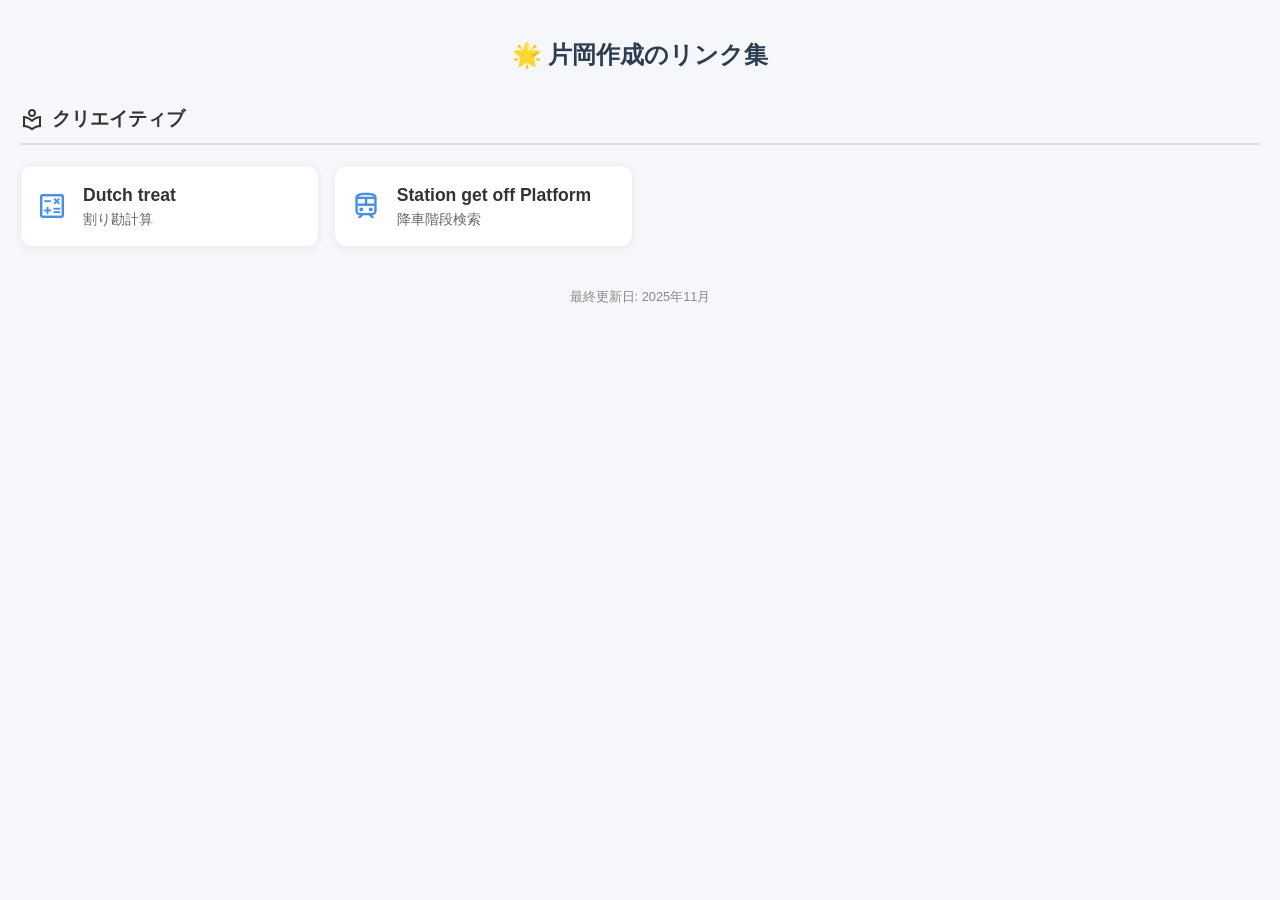
<file: index.html>
<!DOCTYPE html>
<html lang="ja">
<head>
    <meta charset="UTF-8">
    <meta name="viewport" content="width=device-width, initial-scale=1.0">
    <title>片岡作成のリンク集</title>
    <link rel="stylesheet" href="style.css">
    <link rel="stylesheet" href="https://fonts.googleapis.com/css2?family=Material+Symbols+Outlined:opsz,wght,FILL,GRAD@20..48,100..700,0..1,-50..200" />
</head>
<body>
    <header>
        <h1>🌟 片岡作成のリンク集</h1>
    </header>

    <main>
        <section class="link-category">
            <h2>
                <span class="material-symbols-outlined">local_library</span> 
                クリエイティブ
            </h2>
            <div class="link-grid">
                <a href="calc/index.html" class="link-card" target="_blank" rel="noopener noreferrer">
                    <span class="material-symbols-outlined icon">calculate</span>
                    <div class="text-group">
                        <span class="title">Dutch treat</span>
                        <small>割り勘計算</small>
                    </div>
                </a>

                <a href="https://script.google.com/macros/s/AKfycbwTl2lUbJHfFJKNmXWGgOobQyp4mXCeTPrUDzKbES9U7btRTNbSQgEoIo-FObxG3J8DVQ/exec" class="link-card" target="_blank" rel="noopener noreferrer">
                    <span class="material-symbols-outlined icon">train</span>
                    <div class="text-group">
                        <span class="title">Station get off Platform</span>
                        <small>降車階段検索</small>
                    </div>
                </a>
            </div>
        </section>
    </main>

    <footer>
        <p>最終更新日: 2025年11月</p>
    </footer>
</body>
</html>
</file>
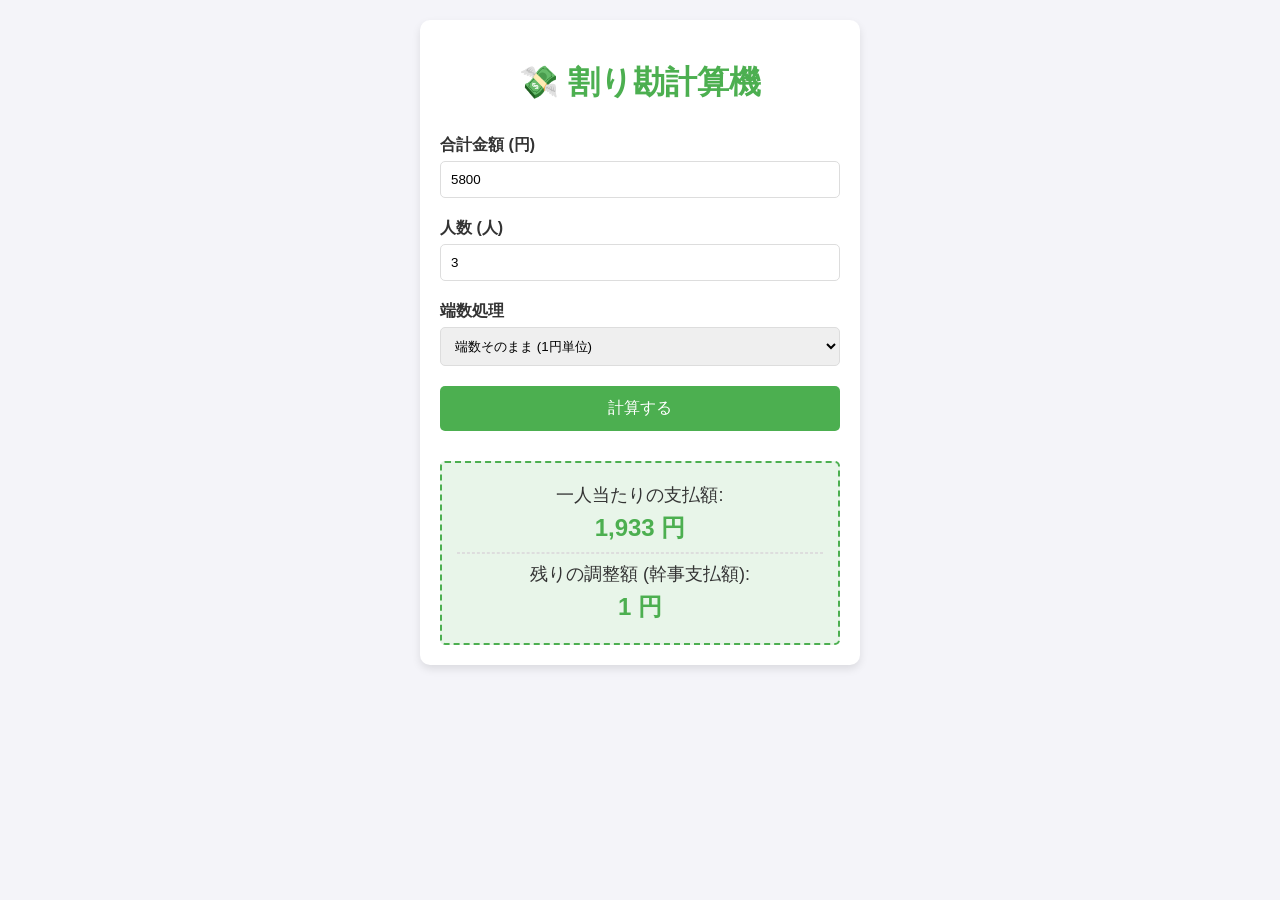
<file: calc/index.html>
<!DOCTYPE html>
<html lang="ja">
<head>
    <meta charset="UTF-8">
    <meta name="viewport" content="width=device-width, initial-scale=1.0">
    <title>💡 割り勘計算機</title>
    <style>
        /* 簡易的なCSS */
        body {
            font-family: 'Segoe UI', Tahoma, Geneva, Verdana, sans-serif;
            margin: 20px;
            background-color: #f4f4f9;
            color: #333;
        }
        .container {
            max-width: 400px;
            margin: 0 auto;
            padding: 20px;
            background-color: #fff;
            box-shadow: 0 4px 8px rgba(0, 0, 0, 0.1);
            border-radius: 10px;
        }
        h1 {
            text-align: center;
            color: #4CAF50;
            margin-bottom: 30px;
        }
        label {
            display: block;
            margin-bottom: 5px;
            font-weight: bold;
        }
        input[type="number"], select {
            width: 100%;
            padding: 10px;
            margin-bottom: 20px;
            border: 1px solid #ddd;
            border-radius: 5px;
            box-sizing: border-box;
        }
        button {
            width: 100%;
            padding: 12px;
            background-color: #4CAF50;
            color: white;
            border: none;
            border-radius: 5px;
            cursor: pointer;
            font-size: 16px;
            transition: background-color 0.3s;
        }
        button:hover {
            background-color: #45a049;
        }
        .result-area {
            margin-top: 30px;
            padding: 15px;
            border: 2px dashed #4CAF50;
            border-radius: 5px;
            background-color: #e8f5e9;
            text-align: center;
        }
        .result-area p {
            font-size: 18px;
            margin: 5px 0;
        }
        .result-area strong {
            font-size: 24px;
            color: #4CAF50;
        }
    </style>
</head>
<body>

    <div class="container">
        <h1>💸 割り勘計算機</h1>

        <label for="totalAmount">合計金額 (円)</label>
        <input type="number" id="totalAmount" placeholder="例: 5800" value="5800">

        <label for="peopleCount">人数 (人)</label>
        <input type="number" id="peopleCount" placeholder="例: 3" value="3">

        <label for="roundingType">端数処理</label>
        <select id="roundingType">
            <option value="none">端数そのまま (1円単位)</option>
            <option value="ceil10">10円単位で切り上げ</option>
            <option value="ceil100">100円単位で切り上げ</option>
            <option value="floor10">10円単位で切り捨て</option>
        </select>
        
        <button onclick="calculate()">計算する</button>

        <div class="result-area" id="resultArea">
            <p>結果がここに表示されます。</p>
        </div>
    </div>

    <script src="calculator.js"></script>
</body>
</html>
</file>
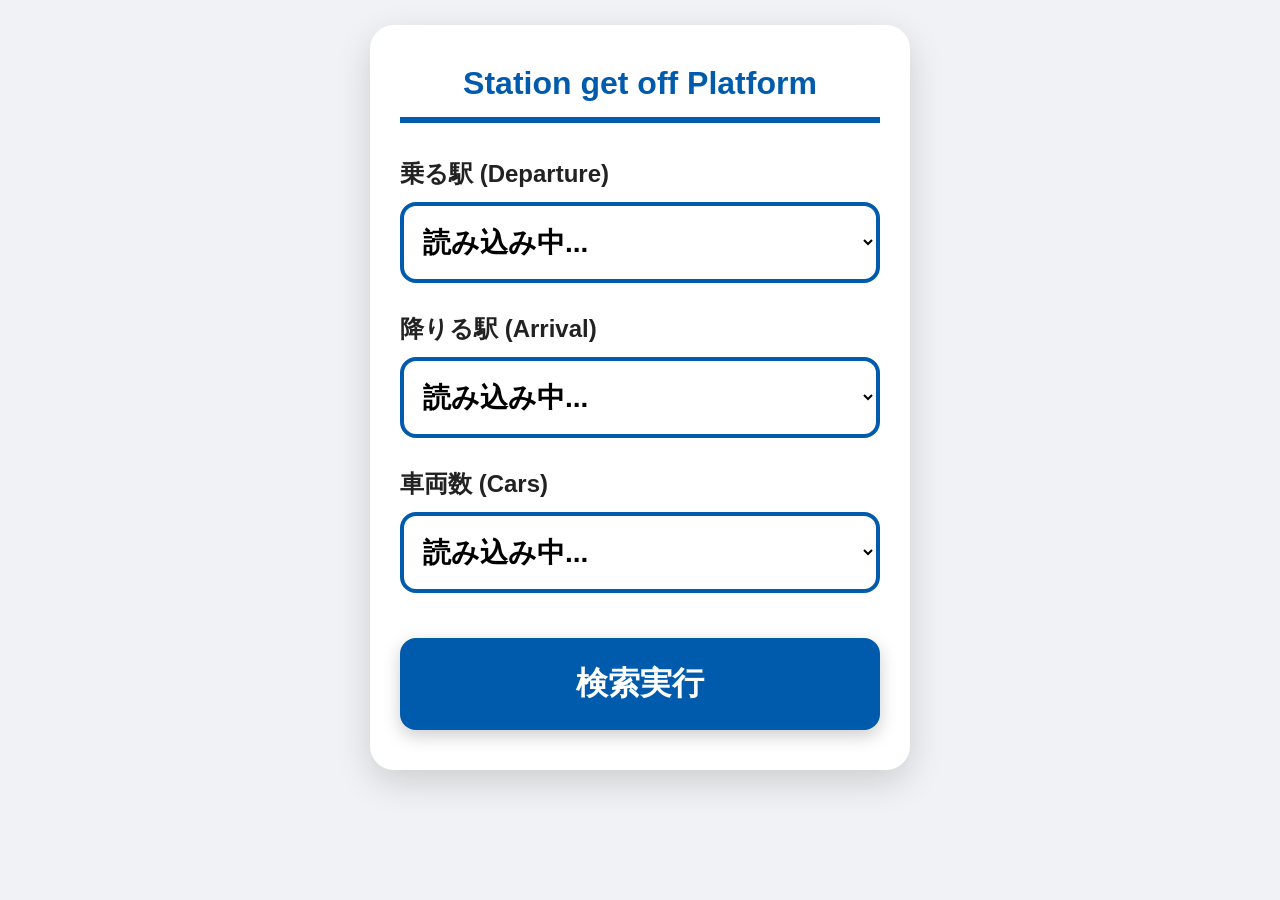
<file: stationGetOffPlatform/index.html>
<!DOCTYPE html>
<html>
  <head>
    <base target="_top">
    <meta charset="UTF-8">
    <meta name="viewport" content="width=device-width, initial-scale=1.0, maximum-scale=1.0, user-scalable=no">
    <style>
      body { 
        font-family: 'Helvetica Neue', Arial, 'Hiragino Kaku Gothic ProN', 'Hiragino Sans', Meiryo, sans-serif; 
        background-color: #f0f2f5; 
        margin: 0;
        padding: 0; 
        display: flex; 
        justify-content: center;
      }

      /* 横幅をさらに拡大 (480px -> 540px) */
      .card { 
        width: 96%; 
        max-width: 540px; 
        background: white; 
        padding: 40px 30px; 
        box-sizing: border-box;
        margin-top: 25px;
        margin-bottom: 25px;
        border-radius: 24px;
        box-shadow: 0 12px 35px rgba(0,0,0,0.15);
      }

      h2 { 
        color: #005bac; 
        text-align: center; 
        margin: 0 0 35px 0; 
        border-bottom: 6px solid #005bac; 
        padding-bottom: 15px; 
        font-size: 32px; /* タイトルをさらに強調 */
      }
      
      .field { margin-bottom: 30px; }
      
      label { 
        display: block; 
        margin-bottom: 12px; 
        font-weight: bold; 
        font-size: 24px; /* ラベルもさらに大きく */
        color: #222; 
      }
      
      select { 
        width: 100%; 
        padding: 20px 15px; 
        border: 4px solid #005bac; 
        border-radius: 16px; 
        font-size: 28px; /* セレクトボックスの文字を特大化 */
        background-color: #fff; 
        box-sizing: border-box;
        color: #000;
        font-weight: bold;
        -webkit-appearance: menulist; 
      }

      button { 
        width: 100%; 
        padding: 24px; 
        background-color: #005bac; 
        color: white; 
        border: none; 
        border-radius: 16px; 
        font-size: 32px; /* ボタン文字をさらに大きく */
        font-weight: bold; 
        cursor: pointer; 
        margin-top: 15px; 
        box-shadow: 0 6px 18px rgba(0,0,0,0.2);
        transition: all 0.1s ease;
      }
      
      button:active { 
        background-color: #003a6e; 
        transform: scale(0.96);
      }
      
      button:disabled { background-color: #ccc; }

      #result { 
        margin-top: 35px; 
        padding: 30px; 
        border-radius: 16px; 
        background-color: #fffaf0; 
        border: 4px solid #ff9800; 
        display: none; 
        font-size: 26px; /* 結果の文字もさらに大きく */
        line-height: 1.7;
        color: #000;
        font-weight: bold;
        word-wrap: break-word;
      }
    </style>
  </head>
  <body>
    <div class="card">
      <h2>Station get off Platform</h2>
      
      <div class="field">
        <label>乗る駅 (Departure)</label>
        <select id="depSelect"><option>読み込み中...</option></select>
      </div>
      
      <div class="field">
        <label>降りる駅 (Arrival)</label>
        <select id="arrSelect"><option>読み込み中...</option></select>
      </div>
      
      <div class="field">
        <label>車両数 (Cars)</label>
        <select id="carSelect"><option>読み込み中...</option></select>
      </div>
      
      <button onclick="search()" id="btn">検索実行</button>
      
      <div id="result"></div>
    </div>

    <script>
      window.onload = function() {
        google.script.run.withSuccessHandler(function(data) {
          fillSelect('depSelect', data.stations);
          fillSelect('arrSelect', data.stations);
          fillSelect('carSelect', data.cars, "両");
        }).getInitialData();
      };

      function fillSelect(id, items, suffix = "") {
        const sel = document.getElementById(id);
        sel.innerHTML = "";
        items.forEach(text => {
          const opt = document.createElement('option');
          opt.value = text;
          opt.textContent = text + suffix;
          sel.appendChild(opt);
        });
      }

      function search() {
        const btn = document.getElementById('btn');
        const resDiv = document.getElementById('result');
        btn.disabled = true;
        btn.textContent = "検索中...";
        resDiv.style.display = "none";

        const params = {
          dep: document.getElementById('depSelect').value,
          arr: document.getElementById('arrSelect').value,
          car: document.getElementById('carSelect').value
        };

        google.script.run.withSuccessHandler(function(html) {
          resDiv.innerHTML = html;
          resDiv.style.display = "block";
          btn.disabled = false;
          btn.textContent = "検索実行";
        }).executeSearch(params);
      }
    </script>
  </body>
</html>
</file>
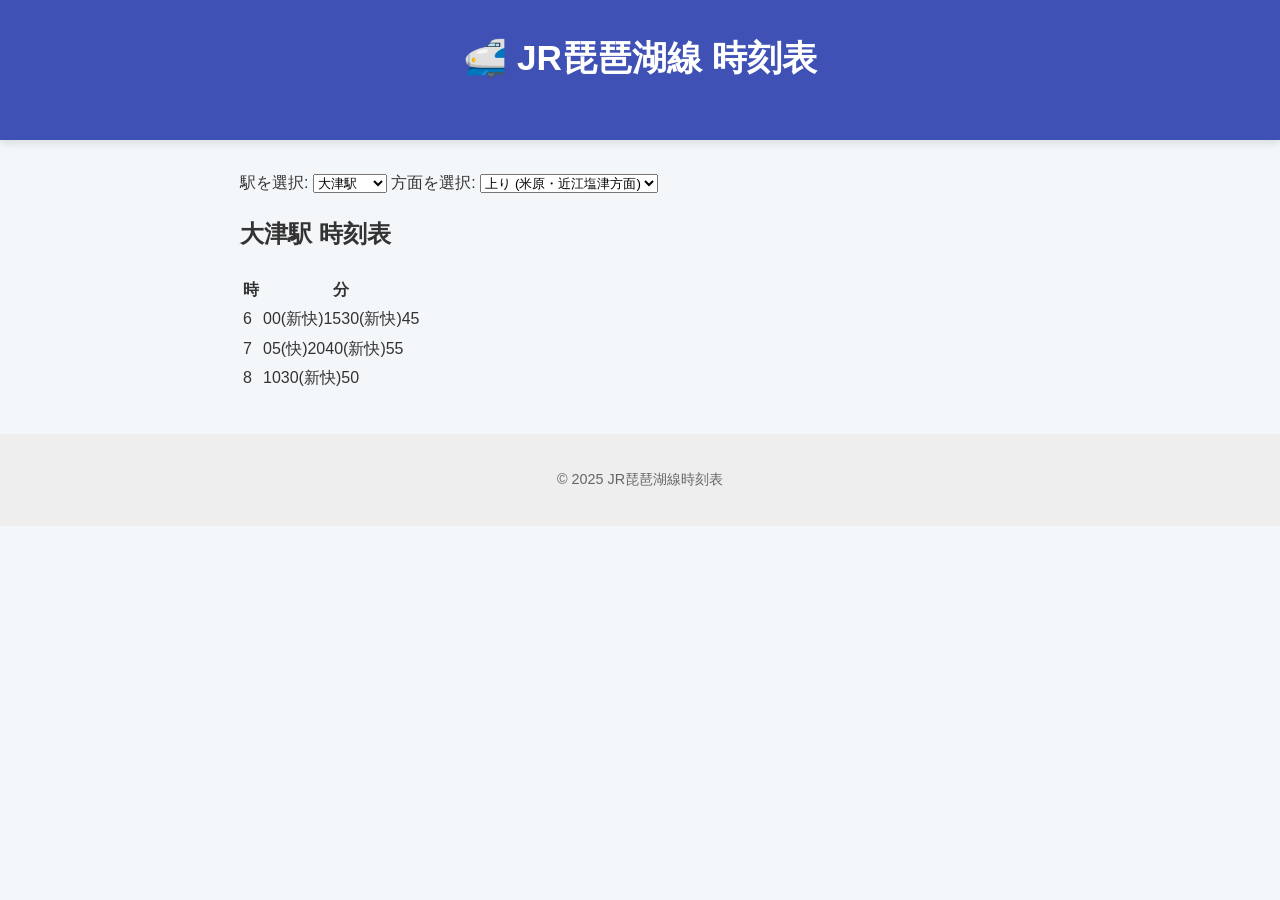
<file: timetable/csvread.html>
<!-- ...existing code... -->
<!DOCTYPE html>
<html lang="ja">
<head>
    <meta charset="UTF-8">
    <meta name="viewport" content="width=device-width, initial-scale=1.0">
    <title>JR琵琶湖線 時刻表 (統合版)</title>
    <link rel="stylesheet" href="style.css"> 
</head>
<body>
    <header>
        <h1>🚅 JR琵琶湖線 時刻表</h1>
    </header>
    <main>
        <section class="controls">
            <label for="station-select">駅を選択:</label>
            <select id="station-select"></select>

            <label for="direction-select">方面を選択:</label>
            <select id="direction-select">
                <option value="up">上り (米原・近江塩津方面)</option>
                <option value="down">下り (京都・大阪方面)</option>
            </select>
        </section>

        <section class="timetable-display">
            <h2><span id="current-station">駅を選択してください</span> 時刻表</h2>
            <table id="timetable-table">
                <thead>
                    <tr>
                        <th>時</th>
                        <th>分</th>
                    </tr>
                </thead>
                <tbody>
                    </tbody>
            </table>
        </section>
    </main>
    <footer>
        <p>&copy; 2025 JR琵琶湖線時刻表</p>
    </footer>

    <!-- JavaScript を外部ファイルに分離 -->
    <script src="timetableData.js"></script>
    <script src="script.js"></script>
</body>
</html>
<!-- ...existing code... -->
</file>
<file: style.css>
/* 基本設定 */
body {
    font-family: sans-serif;
    margin: 0;
    padding: 20px;
    background-color: #f5f7fa;
    color: #333;
    line-height: 1.6;
}

header {
    text-align: center;
    margin-bottom: 30px;
}

h1 {
    font-size: 1.5rem;
    color: #2c3e50;
}

/* カテゴリ見出し */
h2 {
    display: flex;
    align-items: center;
    gap: 8px;
    font-size: 1.2rem;
    border-bottom: 2px solid #ddd;
    padding-bottom: 8px;
    margin-bottom: 20px;
}

/* リンクを並べるグリッド */
.link-grid {
    display: grid;
    grid-template-columns: 1fr; /* スマホでは1列 */
    gap: 15px;
}

/* リンクカードのデザイン */
.link-card {
    display: flex;
    align-items: center;
    padding: 15px;
    background: #fff;
    text-decoration: none;
    color: inherit;
    border-radius: 12px;
    box-shadow: 0 2px 8px rgba(0,0,0,0.05);
    transition: transform 0.2s, box-shadow 0.2s;
    border: 1px solid #eee;
}

/* タップした時の反応 */
.link-card:active {
    transform: scale(0.98);
    background-color: #f0f0f0;
}

/* アイコンの設定 */
.icon {
    font-size: 32px !important;
    margin-right: 15px;
    color: #4a90e2;
}

/* テキストの配置 */
.text-group {
    display: flex;
    flex-direction: column;
}

.title {
    font-weight: bold;
    font-size: 1.1rem;
}

small {
    color: #666;
    font-size: 0.85rem;
}

/* フッター */
footer {
    text-align: center;
    margin-top: 40px;
    font-size: 0.8rem;
    color: #888;
}

/* タブレット・PC向けの調整 */
@media (min-width: 600px) {
    .link-grid {
        grid-template-columns: repeat(auto-fill, minmax(280px, 1fr));
    }
}
</file>
<file: timetable/style.css>
body {
    font-family: 'Helvetica Neue', Arial, sans-serif;
    margin: 0;
    padding: 0;
    background-color: #f4f7f9; /* わずかに青みがかった背景 */
    color: #333;
    line-height: 1.6;
}

header {
    background-color: #3f51b5; /* 青系のヘッダーカラー */
    color: white;
    padding: 30px 20px;
    text-align: center;
    box-shadow: 0 4px 8px rgba(0, 0, 0, 0.1);
}

header h1 {
    margin-top: 0;
    font-size: 2.2em;
}

header p {
    font-size: 1.1em;
    opacity: 0.9;
}

main {
    max-width: 800px;
    margin: 30px auto;
    padding: 0 20px;
}

.link-category {
    background-color: white;
    padding: 20px;
    margin-bottom: 25px;
    border-radius: 8px;
    box-shadow: 0 2px 4px rgba(0, 0, 0, 0.05);
}

.link-category h2 {
    color: #3f51b5;
    border-bottom: 2px solid #e0e0e0;
    padding-bottom: 10px;
    margin-top: 0;
    display: flex;
    align-items: center;
    font-size: 1.6em;
}

.link-category h2 .material-symbols-outlined {
    margin-right: 10px;
    font-size: 1.2em;
}

ul {
    list-style: none; /* リストの黒点を消す */
    padding: 0;
}

ul li {
    margin-bottom: 15px;
    border: 1px solid #e0e0e0;
    border-radius: 6px;
    transition: all 0.3s ease;
}

ul li:hover {
    box-shadow: 0 4px 10px rgba(0, 0, 0, 0.1);
    transform: translateY(-2px);
    background-color: #f8faff;
}

ul li a {
    text-decoration: none;
    color: #333;
    display: flex;
    flex-direction: column; /* タイトルと説明を縦に並べる */
    padding: 15px;
    font-weight: bold;
    font-size: 1.1em;
}

ul li a .material-symbols-outlined {
    font-size: 1.5em;
    margin-right: 10px;
    color: #3f51b5;
    align-self: flex-start;
}

ul li a small {
    font-weight: normal;
    color: #666;
    font-size: 0.9em;
    margin-top: 5px;
    /* アイコンと並列にするための調整 */
    padding-left: 30px; 
}

/* リンクタイトルとアイコンを横並びにする部分 */
ul li a {
    position: relative;
    padding-left: 50px; /* アイコン分のスペースを開ける */
}

ul li a .material-symbols-outlined {
    position: absolute;
    left: 15px;
    top: 15px;
}


hr {
    border: 0;
    border-top: 1px solid #e0e0e0;
    margin: 30px 0;
}

footer {
    text-align: center;
    padding: 20px;
    background-color: #eee;
    color: #666;
    margin-top: 40px;
    font-size: 0.9em;
}
</file>
